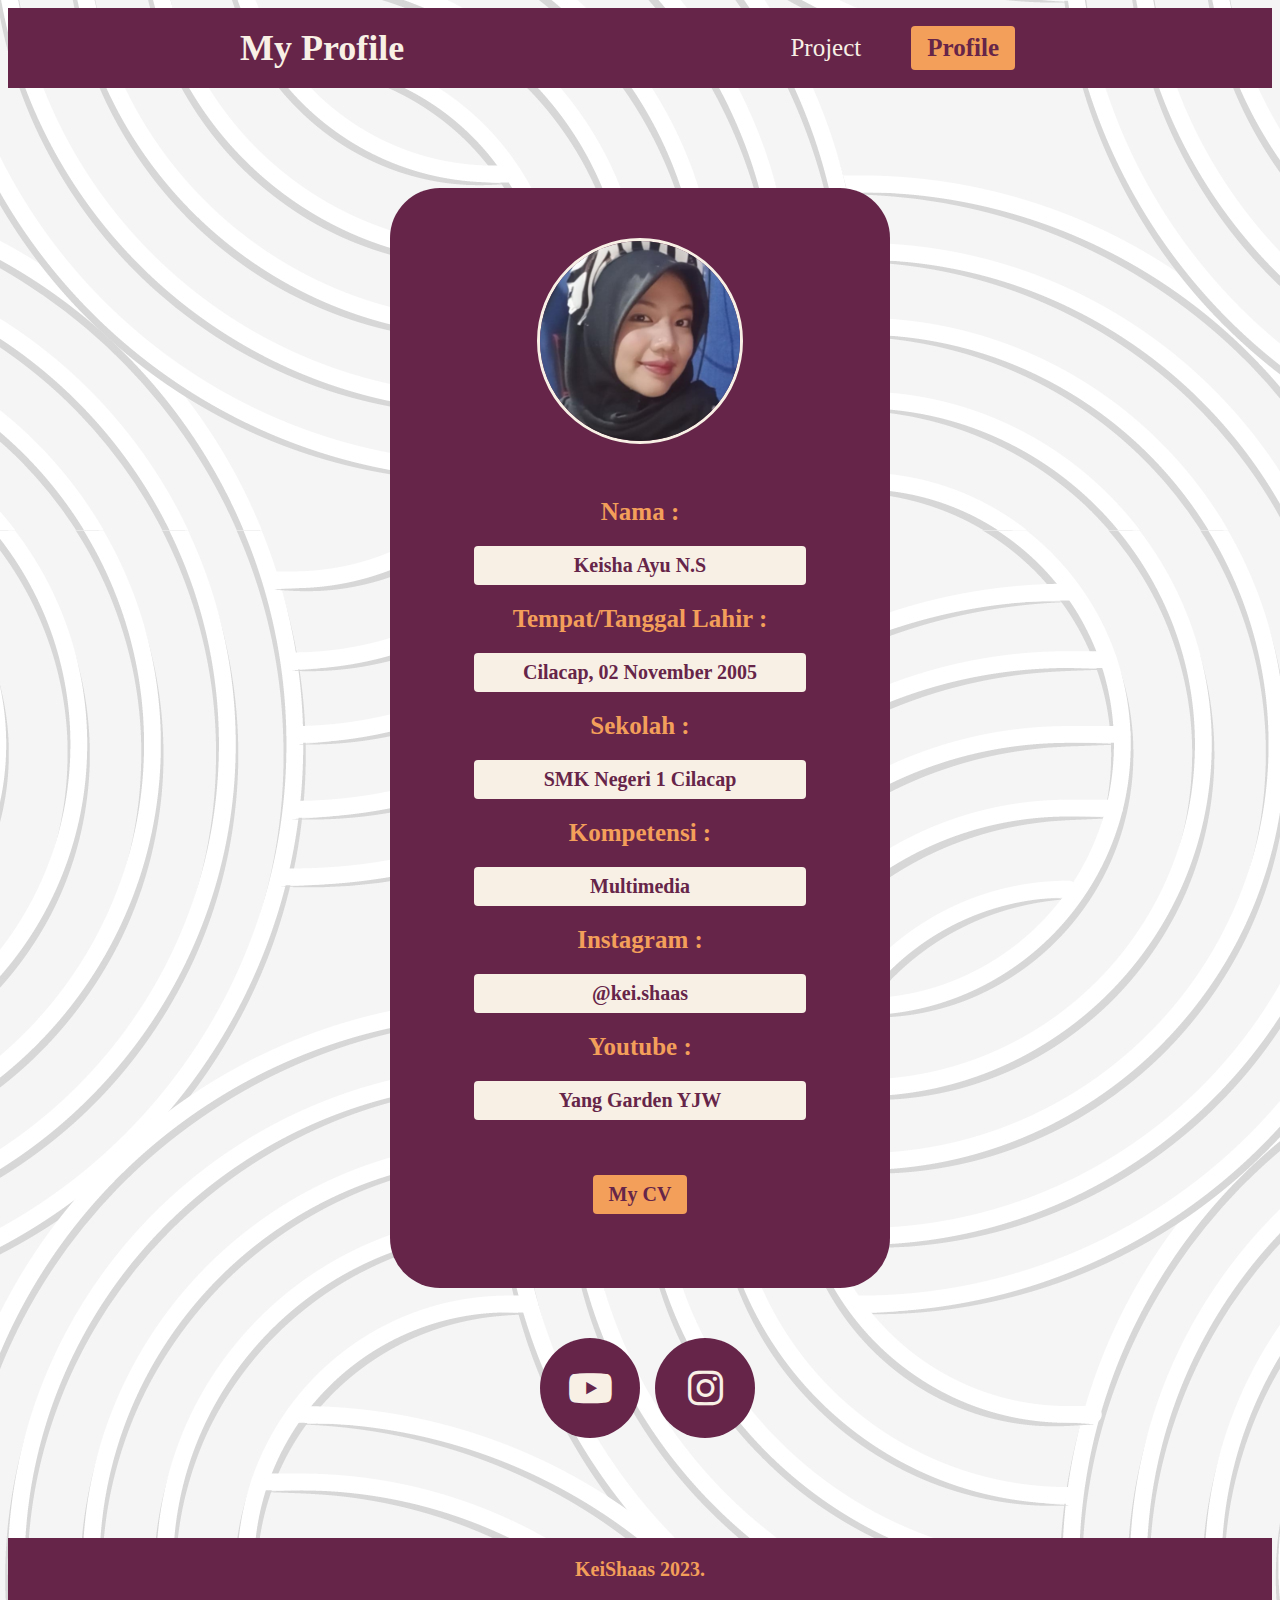
<file: index.html>
<!DOCTYPE html>
<html>
<head>
	<meta charset="utf-8">
	<meta name="viewport" content="width=device-width, initial-scale=1">
	<title>My Profile</title>
  <link rel="stylesheet" type="text/css" href="style.css">
  <link rel="stylesheet" type="text/css" href="https://cdnjs.cloudflare.com/ajax/libs/font-awesome/6.4.2/css/all.min.css">
</head>
<body>
	<!-- navbar -->
<div class="fcontainer">
  <nav class="wrapper">
    <div class="brand">
      <div class="first-name">My Profile</div>
    </div>
    <ul class="navigation">
      <li><a href="project.html">Project</a></li>
      <li><a href="#" class="btn">Profile</a></li>
    </ul>
  </nav>
</div>

<!-- akhir navbar -->

<!-- profile -->
<center>
<section>
  <div class="container">
    <img src="image/me.jpg">
    <div class="biodata">
      <label>Nama :</label><br>
      <p>Keisha Ayu N.S</p>
      <label>Tempat/Tanggal Lahir :</label><br>
      <p>Cilacap, 02 November 2005</p><br>
      <label>Sekolah :</label><br>
      <p>SMK Negeri 1 Cilacap</p><br>
      <label>Kompetensi :</label><br>
      <p>Multimedia</p><br>
      <label>Instagram :</label><br>
      <p>@kei.shaas</p><br>
      <label>Youtube :</label><br>
      <p>Yang Garden YJW</p><br>
      <a href="cv.html" class="btn-pink">My CV</a>
    </div>
  </div>
</section>
</center>
<!-- akhir profile -->

<!-- icon -->
<div class="icon">
  <div class="icon-brand">
    <a href="https://youtube.com/@yanggardenyjw6828?si=cYeJnUbpk2qskHz8"><i class="fa-brands fa-youtube"></i></a>
  </div>
  <div class="icon-brand">
    <a href="https://instagram.com/kei.shaas?igshid=MzMyNGUyNmU2YQ=="><i class="fa-brands fa-instagram"></i></a>  
  </div>
</div>

<!-- akhir icon -->

<!-- footer -->
<div class="footer">
  <p>KeiShaas 2023.</p>
</div>
</body>
</html>
</file>
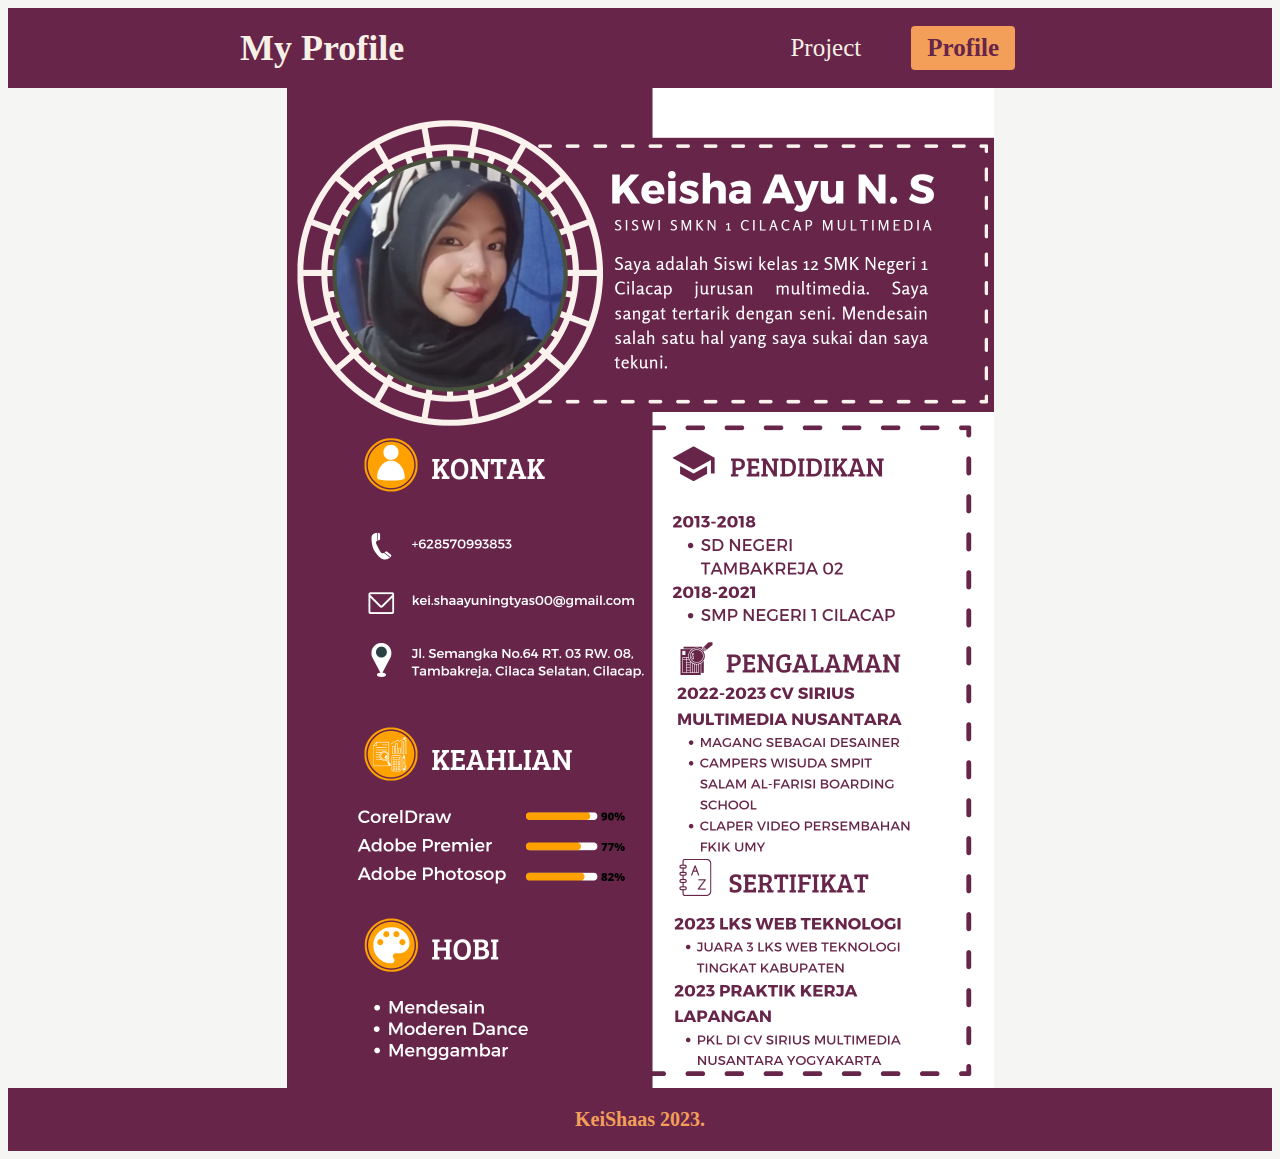
<file: cv.html>
<!DOCTYPE html>
<html>
<head>
	<meta charset="utf-8">
	<meta name="viewport" content="width=device-width, initial-scale=1">
	<title>My Cv</title>
	<style type="text/css">
	body {
	font-family: product sans;
	background-color: #f5f5f3;
	}

	.fcontainer {
		display: flex;
		justify-content: center;
		width: 100%;
		height: 80px;
		background-color: #662549;
	}

	.wrapper {
		display: flex;
		justify-content: space-between;
		align-items: center;
		font-size: 20px;
		padding-bottom: 30px;
		width: 800px;
		height: 80px;
		background-color: ;
	}

	.brand {
		font-size: 36px;
		font-weight: bold;
	}

	.first-name {
		color: #F8F0E5;
	}

	.navigation {
		display: flex;
		list-style: none;
		justify-content: center;
		align-items: center;
		
	}

	.navigation li {
		padding: 25px;
		font-size: 25px;

	}

	.navigation li a {
		text-decoration: none;
		color: #F8F0E5;
	}

	.navigation li a:hover {
		color: #F39F5A;
	}

	.navigation li a.btn {
		display: inline-block;
		background-color: #F39F5A;
		padding: 8px 16px;
		border-radius: 4px;
		font-weight: bold;
		color: #662549;
	}
	.container {
		display: flex;
		justify-content: center;
		align-items: center;
	}

	img	{
		width: 707px;
		height: 1000px;
	}

	.footer {
	display: flex;
	justify-content: center;
	align-items: center;
	background-color: #662549;
	font-size: 20px;
	font-weight: bold;
	color: #F39F5A;
}

	</style>
</head>
<body>
<!-- navbar -->
<div class="fcontainer">
  <nav class="wrapper">
    <div class="brand">
      <div class="first-name">My Profile</div>
    </div>
    <ul class="navigation">
      <li><a href="project.html">Project</a></li>
      <li><a href="index.html" class="btn">Profile</a></li>
    </ul>
  </nav>
</div>

<!-- akhir navbar -->
<div class="container">
<img src="image/cv4.png">
</div>

<!-- footer -->
<div class="footer">
  <p>KeiShaas 2023.</p>
</div>
<!-- akhir footer -->
</body>
</html>
</file>
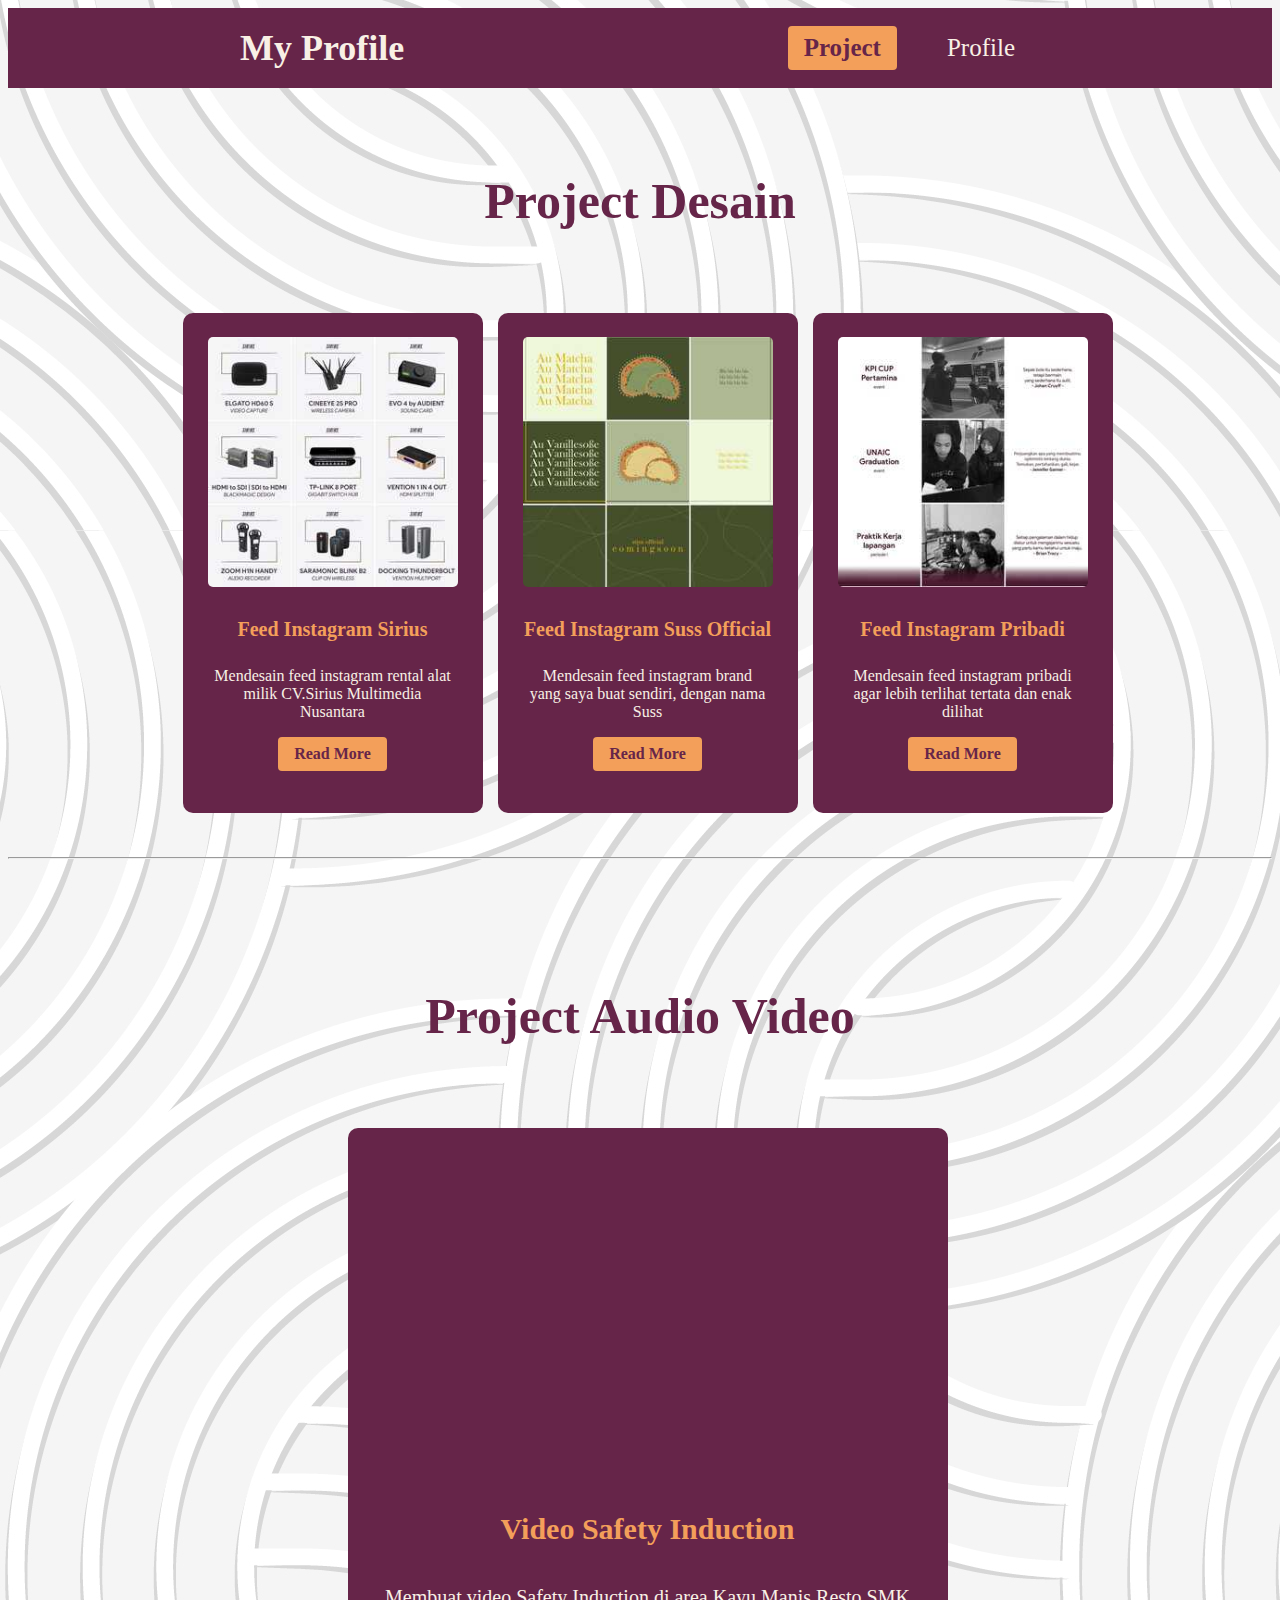
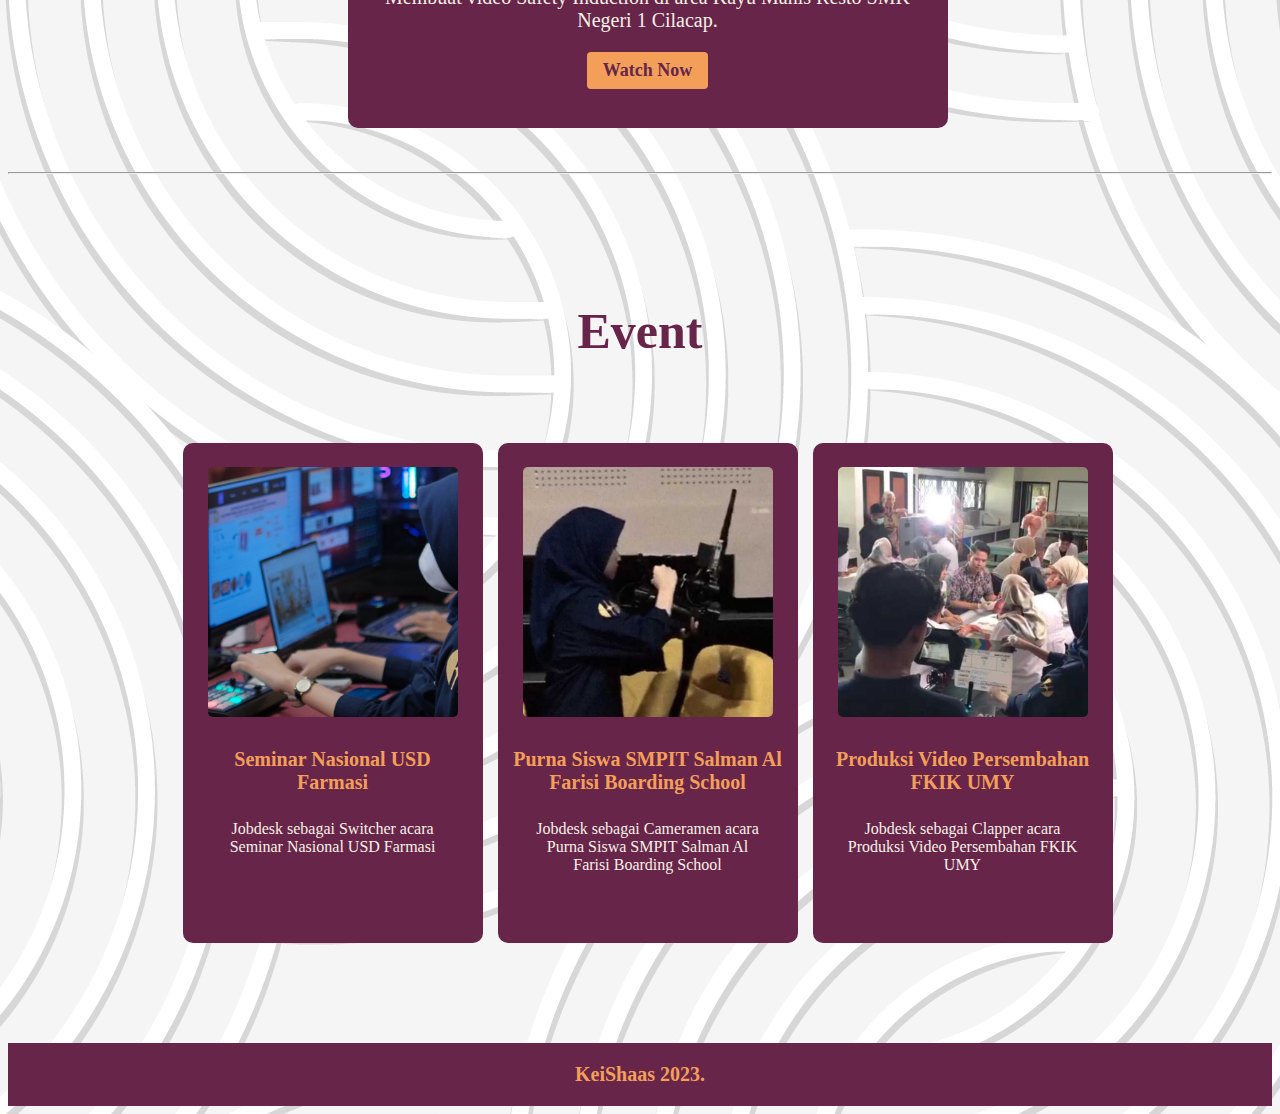
<file: project.html>
<!DOCTYPE html>
<html>
<head>
	<meta charset="utf-8">
	<meta name="viewport" content="width=device-width, initial-scale=1">
	<title>My Project</title>
	<link rel="stylesheet" type="text/css" href="project.css">
</head>
<body>
<!-- navbar -->
<div class="fcontainer">
  <nav class="wrapper">
    <div class="brand">
      <div class="first-name">My Profile</div>
    </div>
    <ul class="navigation">
      <li><a href="#" class="btn">Project</a></li>
      <li><a href="index.html">Profile</a></li>
    </ul>
  </nav>
</div>

<!-- akhir navbar -->

<!-- portfolio -->
<center>
	<div class="card-name">
		<h1>Project Desain</h1>
	</div>
<div class="portfolio">
	<div class="container">
	<div class="card">
		<img src="image/feed1.jpeg">
		<div class="card-content">
			<h4>Feed Instagram Sirius</h4>
			<p>Mendesain feed instagram rental alat milik CV.Sirius Multimedia Nusantara</p>
			<a href="https://www.instagram.com/p/CkkGOLJPQR8/?igshid=NjIwNzIyMDk2Mg==" class="btn-pink">Read More</a>
		</div>
	</div>
</div>
<div class="container">
	<div class="card">
		<img src="image/feed3.jpeg">
		<div class="card-content">
			<h4>Feed Instagram Suss Official</h4>
			<p>Mendesain feed instagram brand yang saya buat sendiri, dengan nama Suss</p>
			<a href="https://www.instagram.com/p/Ct23NlHS37p/?igshid=MmU2YjMzNjRlOQ==" class="btn-pink">Read More</a>
		</div>
	</div>
</div>
<div class="container">
	<div class="card">
		<img src="image/feed2.jpeg">
		<div class="card-content">
			<h4>Feed Instagram Pribadi</h4>
			<p>Mendesain feed instagram pribadi agar lebih terlihat tertata dan enak dilihat</p>
			<a href="https://www.instagram.com/p/Cm75-csJCVp/?igshid=MmU2YjMzNjRlOQ==" class="btn-pink">Read More</a>
		</div>
	</div>
</div>
</div>
</center>

<!-- akhir portfolio -->
<br>
<br>
<hr>
<br>
<br>
<!-- youtube -->
<center>
	<div class="card-name">
		<h1>Project Audio Video</h1>
	</div>
	<div class="port">
		<div class="porto">
			<div class="card-porto">
				<iframe width="560" height="315" src="https://www.youtube.com/embed/L-_YnoHQGD4?si=nMi8yHZLYZaE5GZ2" title="YouTube video player" frameborder="0" allow="accelerometer; autoplay; clipboard-write; encrypted-media; gyroscope; picture-in-picture; web-share" allowfullscreen></iframe>
			</div>
			<div class="port-content">
				<h4>Video Safety Induction</h4>
				<p>Membuat video Safety Induction di area Kayu Manis Resto SMK Negeri 1 Cilacap.</p>
				<a href="https://youtu.be/L-_YnoHQGD4?si=zP8_w9TLtuyCL1t4" class="btn-biru">Watch Now</a>
			</div>
		</div>
	</div>
</center>

<!-- akhir youtube -->
<br>
<br>
<hr>
<br>
<br>
<!-- Job -->

<center>
	<div class="card-name">
		<h1>Event</h1>
	</div>
<div class="portfolio">
	<div class="container">
	<div class="card">
		<img src="image/job1.jpg">
		<div class="card-content">
			<h4>Seminar Nasional USD Farmasi</h4>
			<p>Jobdesk sebagai Switcher acara Seminar Nasional USD Farmasi</p>
		</div>
	</div>
</div>
<div class="container">
	<div class="card">
		<img src="image/job3.jpeg">
		<div class="card-content">
			<h4>Purna Siswa
			SMPIT Salman Al Farisi Boarding School
			</h4>
			<p>Jobdesk sebagai Cameramen acara Purna Siswa SMPIT Salman Al Farisi Boarding School</p>
		</div>
	</div>
</div>
<div class="container">
	<div class="card">
		<img src="image/job2.jpg">
		<div class="card-content">
			<h4>Produksi Video Persembahan FKIK UMY</h4>
			<p>Jobdesk sebagai Clapper acara Produksi Video Persembahan FKIK UMY</p>
		</div>
	</div>
</div>
</div>
</center>

<!-- akhir Job -->

<!-- footer -->
<div class="footer">
  <p>KeiShaas 2023.</p>
</div>
<!-- akhir footer -->
</body>
</html>
</file>
<file: style.css>
body {
	font-family: product sans;
	background-image: url(image/petterns1.jpg);
}

.fcontainer {
	display: flex;
	justify-content: center;
	width: 100%;
	height: 80px;
	background-color: #662549;
}

.wrapper {
	display: flex;
	justify-content: space-between;
	align-items: center;
	font-size: 20px;
	padding-bottom: 30px;
	width: 800px;
	height: 80px;
	background-color: ;
}

.brand {
	font-size: 36px;
	font-weight: bold;
}

.first-name {
	color: #F8F0E5;
}

.navigation {
	display: flex;
	list-style: none;
	justify-content: center;
	align-items: center;
	
}

.navigation li {
	padding: 25px;
	font-size: 25px;

}

.navigation li a {
	text-decoration: none;
	color: #F8F0E5;
}

.navigation li a:hover {
	color: #F39F5A;
}

.navigation li a.btn {
	display: inline-block;
	background-color: #F39F5A;
	padding: 8px 16px;
	border-radius: 4px;
	font-weight: bold;
	color: #662549;
}



.container {
	margin-top: 100px;
	justify-content: center;
	width: 500px;
	height: 1100px;
	background-color: #662549;
	border-radius: 50px;
}
img {
	margin-top: 50px;
	border-radius: 100%;
	width: 200px;
	height: 200px;
	border: #F8F0E5 solid;
	margin-bottom: 50px;
}

.biodata label {
	font-size: 25px;
	font-weight: bold;
	color: #F39F5A;
}

.biodata p {
	display: inline-block;
	background-color: #F8F0E5;
	border-radius: 4px;
	padding: 8px 16px;
	width: 300px;
	font-size: 20px;
	color: #662549;
	font-weight: bold;
}


.icon {
	display: flex;
	justify-content: center;
	align-items: center;
}

.icon-brand {
	align-items: center;
	margin-top: 50px;
	justify-content: center;
	width: 100px;
	height: 100px;
	background-color: #662549;
	border-radius: 50px;
	margin-left: 15px;
}

.icon-brand a {
	display: flex;
	justify-content: center;
	align-items: center;
	margin-top: 30px;
	text-decoration: none;
}

.icon-brand a i {
	font-size: 40px;
	color: #F8F0E5;
}

.btn-pink {
	margin-top: 35px;
	display: inline-block;
	background-color: #F39F5A;
	padding: 8px 16px;
	border-radius: 4px;
	font-weight: bold;
	color: #662549;
	text-decoration: none;
	font-size: 20px;
}

.btn-pink:hover {
	color: #F39F5A;
	background-color: #662549;
}

.footer {
	display: flex;
	justify-content: center;
	align-items: center;
	margin-top: 100px;
	background-color: #662549;
	font-size: 20px;
	font-weight: bold;
	color: #F39F5A;
}
</file>
<file: project.css>
body {
	font-family: product sans;
	background-image: url(image/petterns1.jpg);
}

.fcontainer {
	display: flex;
	justify-content: center;
	width: 100%;
	height: 80px;
	background-color: #662549;
}

.wrapper {
	display: flex;
	justify-content: space-between;
	align-items: center;
	font-size: 20px;
	padding-bottom: 30px;
	width: 800px;
	height: 80px;
	background-color: ;
}

.brand {
	font-size: 36px;
	font-weight: bold;
}

.first-name {
	color: #F8F0E5;
}

.navigation {
	display: flex;
	list-style: none;
	justify-content: center;
	align-items: center;
	
}

.navigation li {
	padding: 25px;
	font-size: 25px;

}

.navigation li a {
	text-decoration: none;
	color: #F8F0E5;
}

.navigation li a:hover {
	color: #F39F5A;
}

.navigation li a.btn {
	display: inline-block;
	background-color: #F39F5A;
	padding: 8px 16px;
	border-radius: 4px;
	font-weight: bold;
	color: #662549;
}

.portfolio {
	display: flex;
	justify-content: center;
	align-items: center;
}

.card-name {
	display: flex;
	justify-content: center;
	align-items: center;
	margin-top: 50px;
	color: #662549;
	font-size: 25px;
}

.container {
	margin-top: 50px;
	justify-content: center;
	width: 300px;
	height: 500px;
	background-color: #662549;
	border-radius: 10px;
	margin-left: 15px;
}

.card img {
	width: 250px;
	height: 250px;
	border-radius: 5px;
	margin-top: 24px;
	
}

.card-content {
	
}

.card-content h4 {
	font-size: 20px;
	color: #F39F5A;
	padding: 0px 15px 0px 15px;
}

.card-content p {
	color: #F8F0E5;
	font-size: 16px;
	padding: 0px 30px 0px 30px;
}

.btn-pink {
	display: inline-block;
	background-color: #F39F5A;
	padding: 8px 16px;
	border-radius: 4px;
	font-weight: bold;
	color: #662549;
	text-decoration: none;
}

.btn-pink:hover {
	background-color: #662549;
	color: #F39F5A;
}

.port {
	display: flex;
	justify-content: center;
	align-items: center;
}

.porto {
	margin-top: 50px;
	justify-content: center;
	width: 600px;
	height: 600px;
	background-color: #662549;
	border-radius: 10px;
	margin-left: 15px;
}

.card-port {
	width: 250px;
	height: 250px;
	border-radius: 5px;
	margin-top: 24px;
}

iframe {
	margin-top: 25px;
}

.port-content h4 {
	font-size: 30px;
	color: #F39F5A;
	padding: 0px 15px 0px 15px;
}

.port-content p {
	color: #F8F0E5;
	font-size: 20px;
	padding: 0px 30px 0px 30px;
}

.btn-biru {
	display: inline-block;
	background-color: #F39F5A;
	padding: 8px 16px;
	border-radius: 4px;
	font-weight: bold;
	color: #662549;
	text-decoration: none;
	font-size: 18px;
}

.btn-biru:hover {
	background-color: #662549;
	color: #F39F5A;
}


.footer {
	display: flex;
	justify-content: center;
	align-items: center;
	margin-top: 100px;
	background-color: #662549;
	font-size: 20px;
	font-weight: bold;
	color: #F39F5A;
}
</file>
